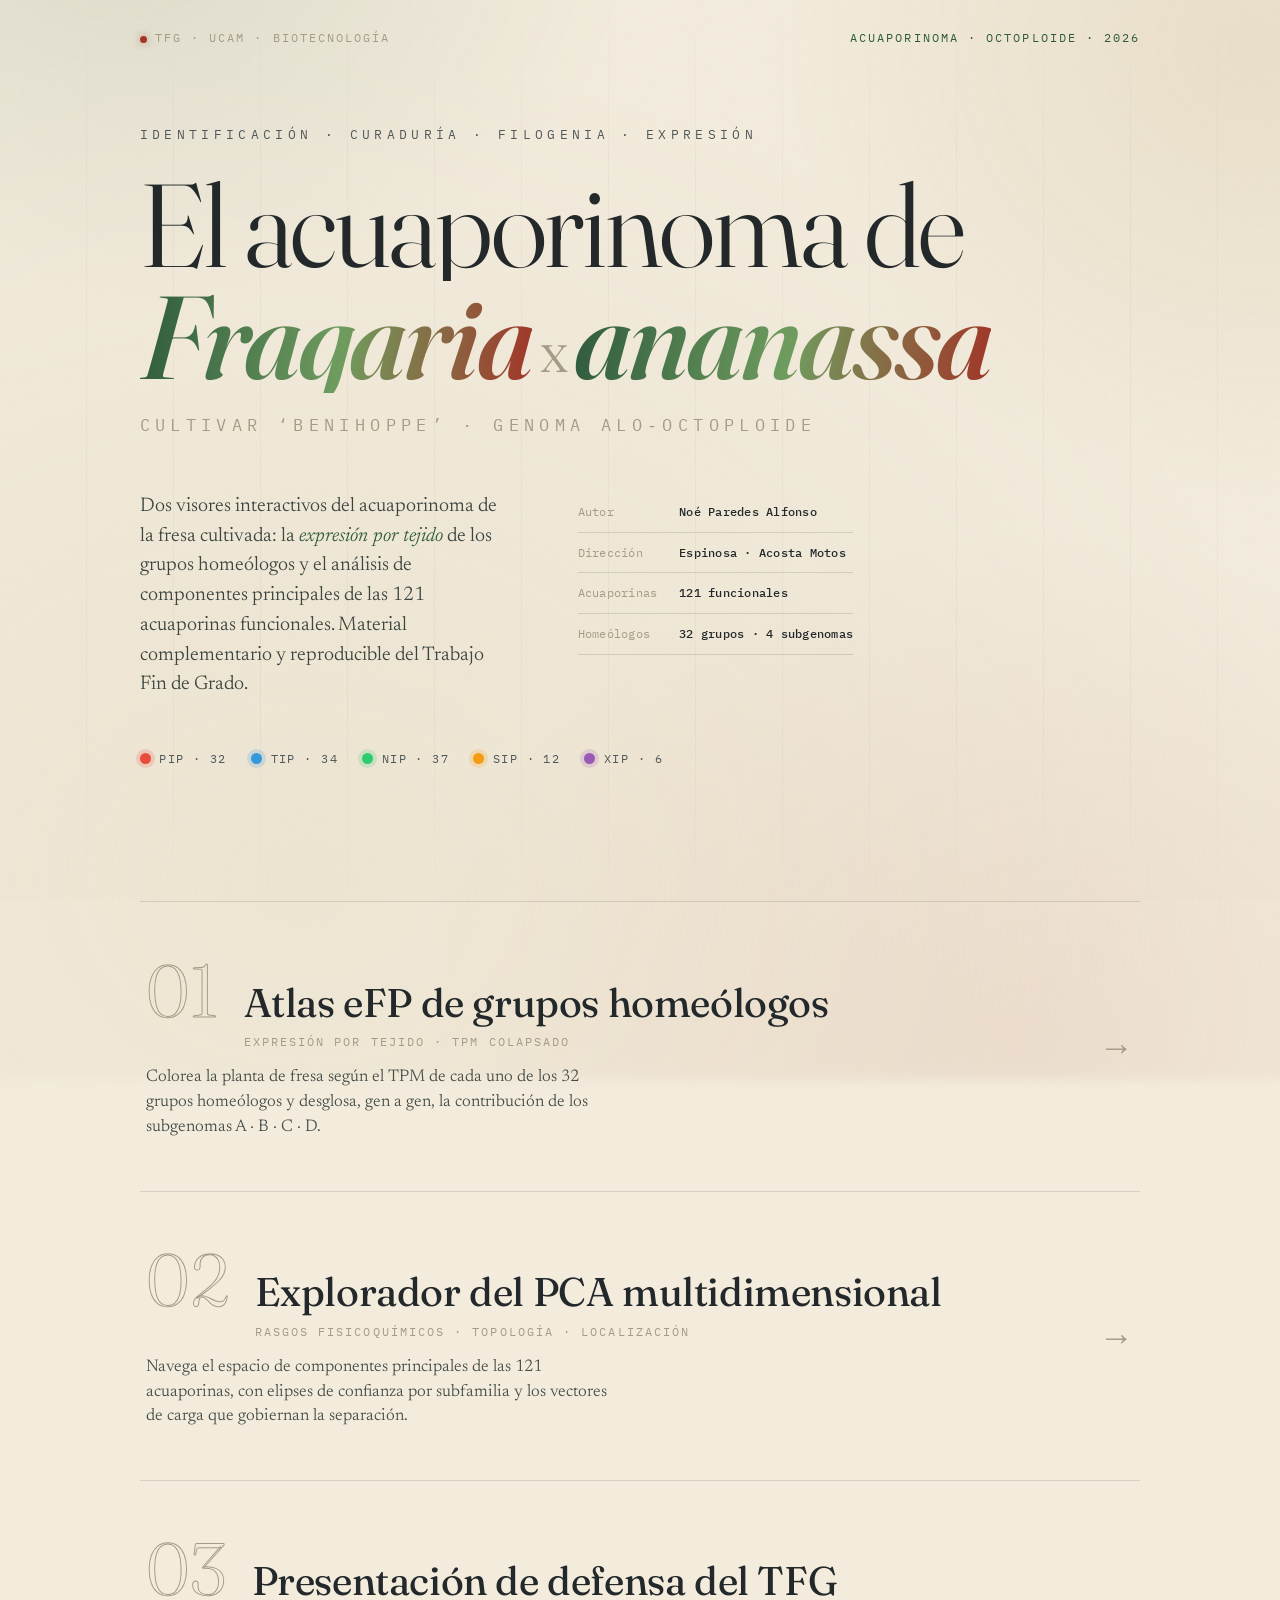
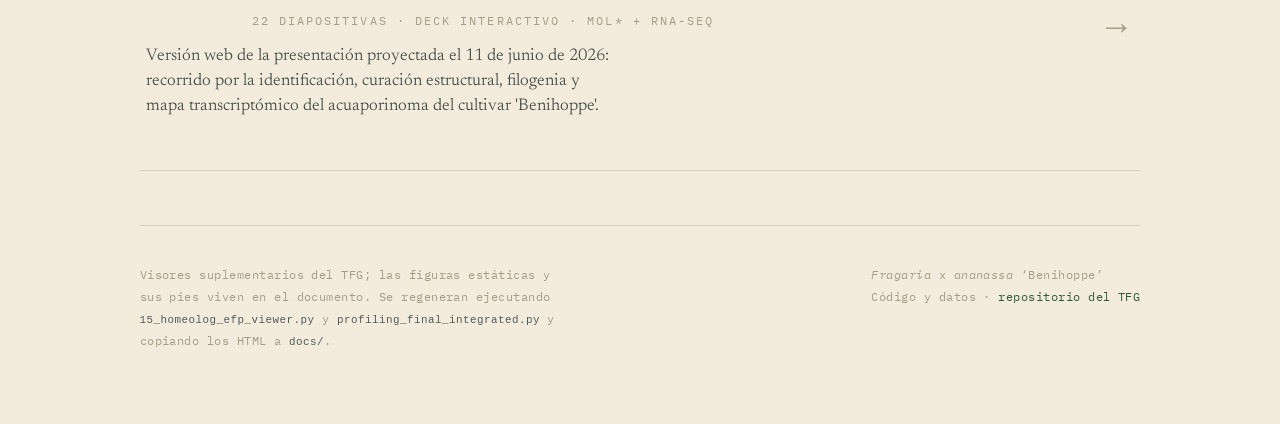
<file: docs/index.html>
<!DOCTYPE html>
<html lang="es">
<head>
<meta charset="UTF-8">
<meta name="viewport" content="width=device-width, initial-scale=1.0">
<title>Acuaporinoma de Fragaria x ananassa — Visores interactivos del TFG</title>
<link rel="preconnect" href="https://fonts.googleapis.com">
<link rel="preconnect" href="https://fonts.gstatic.com" crossorigin>
<link href="https://fonts.googleapis.com/css2?family=Fraunces:ital,opsz,wght@0,9..144,300..900;1,9..144,300..900&family=IBM+Plex+Mono:ital,wght@0,400;0,500;0,600;1,400&family=Newsreader:ital,opsz,wght@0,6..72,300..500;1,6..72,300..420&display=swap" rel="stylesheet">
<style>
  :root{
    --paper:#F3ECDD;        /* marfil */
    --paper2:#EBE2CE;
    --surface:#FBF7EE;
    --ink:#23282a;
    --ink2:#51595a;
    --faint:#a59c87;
    --line:rgba(60,66,52,.16);
    --green:#2E5A3E;        /* verde botanico */
    --green2:#4a7d57;
    --berry:#A23528;        /* fresa academica, sin neon */
    --gold:#9c7322;
    --pip:#E74C3C;--tip:#3498DB;--nip:#2ECC71;--sip:#F39C12;--xip:#9B59B6;
    --display:'Fraunces',Georgia,serif;
    --mono:'IBM Plex Mono',ui-monospace,monospace;
    --read:'Newsreader',Georgia,serif;
  }
  *{margin:0;padding:0;box-sizing:border-box}
  html{scroll-behavior:smooth}
  body{
    font-family:var(--read);
    background:var(--paper);
    color:var(--ink);
    -webkit-font-smoothing:antialiased;
    overflow-x:hidden;position:relative;min-height:100vh;
  }

  /* ---- Atmosphere: soft botanical caustics on ivory ---- */
  .field{position:fixed;inset:-20% -10%;z-index:0;pointer-events:none;
    background:
      radial-gradient(54% 46% at 16% 10%, rgba(46,90,62,.10), transparent 62%),
      radial-gradient(48% 56% at 90% 18%, rgba(156,115,34,.10), transparent 64%),
      radial-gradient(64% 64% at 74% 96%, rgba(162,53,40,.08), transparent 62%),
      radial-gradient(90% 90% at 28% 84%, rgba(235,226,206,.7), transparent 72%);
    filter:blur(6px);
    animation:drift 24s ease-in-out infinite alternate;
  }
  @keyframes drift{0%{transform:translate3d(0,0,0) scale(1)}100%{transform:translate3d(-3%,2%,0) scale(1.07)}}
  /* Vertical "channel" hairlines through the membrane */
  .channels{position:fixed;inset:0;z-index:0;pointer-events:none;opacity:.6;
    background-image:repeating-linear-gradient(90deg,
      transparent 0, transparent 86px,
      rgba(60,66,52,.06) 86px, rgba(60,66,52,.06) 87px);
    mask-image:linear-gradient(180deg,transparent,#000 16%,#000 84%,transparent);
  }
  .grain{position:fixed;inset:0;z-index:1;pointer-events:none;opacity:.04;mix-blend-mode:multiply;
    background-image:url("data:image/svg+xml,%3Csvg xmlns='http://www.w3.org/2000/svg' width='160' height='160'%3E%3Cfilter id='n'%3E%3CfeTurbulence type='fractalNoise' baseFrequency='0.9' numOctaves='2' stitchTiles='stitch'/%3E%3C/filter%3E%3Crect width='100%25' height='100%25' filter='url(%23n)'/%3E%3C/svg%3E");}

  .wrap{position:relative;z-index:2;max-width:1180px;margin:0 auto;padding:0 7vw}

  .top{display:flex;justify-content:space-between;align-items:center;
    padding:30px 0 0;font-family:var(--mono);font-size:.72rem;
    letter-spacing:.18em;text-transform:uppercase;color:var(--faint)}
  .top .tag{color:var(--green)}
  .top .dot{display:inline-block;width:7px;height:7px;border-radius:50%;
    background:var(--berry);box-shadow:0 0 8px -1px var(--berry);margin-right:8px;
    vertical-align:middle;animation:pulse 2.6s ease-in-out infinite}
  @keyframes pulse{0%,100%{opacity:1}50%{opacity:.3}}

  .hero{padding:9vh 0 7vh;position:relative}
  .kicker{font-family:var(--mono);font-size:.8rem;letter-spacing:.34em;
    text-transform:uppercase;color:var(--ink2);margin-bottom:26px;
    opacity:0;animation:rise .9s .1s both}
  h1{font-family:var(--display);font-weight:330;line-height:.95;
    letter-spacing:-.02em;font-size:clamp(2.9rem,9.2vw,7.4rem);font-optical-sizing:auto}
  h1 .l{display:block;overflow:hidden}
  h1 .l > span{display:block;opacity:0;animation:rise 1s both}
  h1 .l:nth-child(1)>span{animation-delay:.18s}
  h1 .l:nth-child(2)>span{animation-delay:.30s}
  h1 .it{font-style:italic;font-weight:560;
    background:linear-gradient(96deg,var(--green),#6f9c5e 52%,var(--berry));
    -webkit-background-clip:text;background-clip:text;color:transparent}
  h1 .x{font-style:normal;font-weight:300;color:var(--faint);
    font-size:.5em;vertical-align:.12em;margin:0 .14em}
  .cv{display:block;font-family:var(--mono);font-weight:400;
    font-size:clamp(.8rem,1.7vw,1.05rem);letter-spacing:.32em;text-transform:uppercase;
    color:var(--faint);margin-top:1.6rem;opacity:0;animation:rise 1s .46s both}

  .belt{display:flex;flex-wrap:wrap;gap:2rem 4rem;margin-top:3.6rem;
    align-items:flex-start;opacity:0;animation:rise 1s .6s both}
  .lede{font-family:var(--read);font-weight:360;font-size:1.24rem;line-height:1.5;
    max-width:34ch;color:#3b443f}
  .lede em{font-style:italic;color:var(--green)}
  .facts{font-family:var(--mono);font-size:.78rem;line-height:1.9;color:var(--ink2);letter-spacing:.02em}
  .facts b{color:var(--ink);font-weight:500}
  .facts .row{display:flex;gap:1.1rem;border-bottom:1px solid var(--line);padding:.5rem 0;min-width:260px}
  .facts .k{color:var(--faint);width:12ch;flex:none}

  .mol{display:flex;flex-wrap:wrap;gap:1.5rem;margin-top:3.2rem;
    font-family:var(--mono);font-size:.74rem;letter-spacing:.12em;color:var(--ink2);
    opacity:0;animation:rise 1s .78s both}
  .mol i{font-style:normal;display:inline-flex;align-items:center;gap:.55rem}
  .mol i::before{content:"";width:11px;height:11px;border-radius:50%;
    background:var(--c);box-shadow:0 0 0 4px color-mix(in srgb,var(--c) 18%,transparent);
    animation:glow 2.6s ease-in-out infinite}
  .mol i:nth-child(2)::before{animation-delay:.5s}
  .mol i:nth-child(3)::before{animation-delay:1s}
  .mol i:nth-child(4)::before{animation-delay:1.5s}
  .mol i:nth-child(5)::before{animation-delay:2s}
  @keyframes glow{
    0%,100%{box-shadow:0 0 0 4px color-mix(in srgb,var(--c) 18%,transparent),0 0 5px -1px var(--c);transform:scale(1)}
    50%{box-shadow:0 0 0 7px color-mix(in srgb,var(--c) 7%,transparent),0 0 13px 1px var(--c);transform:scale(1.18)}
  }

  .plates{margin:8vh 0 4vh;border-top:1px solid var(--line)}
  .plate{display:grid;grid-template-columns:minmax(0,1fr) auto;align-items:center;gap:2rem;
    padding:3.2rem .4rem;text-decoration:none;color:inherit;
    border-bottom:1px solid var(--line);position:relative;isolation:isolate}
  .plate::before{content:"";position:absolute;inset:0;z-index:-1;
    background:linear-gradient(90deg,rgba(46,90,62,.10),rgba(46,90,62,.03) 45%,transparent 75%);
    transform:scaleX(0);transform-origin:left;transition:transform .6s cubic-bezier(.2,.8,.2,1)}
  .plate:hover::before{transform:scaleX(1)}
  .pl-head{display:flex;align-items:baseline;gap:1.6rem;flex-wrap:wrap}
  .num{font-family:var(--display);font-weight:300;font-size:clamp(2.4rem,6vw,4.6rem);line-height:1;
    color:transparent;-webkit-text-stroke:1px var(--faint);
    transition:-webkit-text-stroke-color .4s,color .4s,transform .5s cubic-bezier(.2,.8,.2,1)}
  .plate:hover .num{color:var(--green);-webkit-text-stroke-color:var(--green);transform:translateX(6px)}
  .pl-title{font-family:var(--display);font-weight:440;letter-spacing:-.01em;
    font-size:clamp(1.5rem,3.4vw,2.5rem);line-height:1.04}
  .pl-meta{font-family:var(--mono);font-size:.72rem;letter-spacing:.18em;text-transform:uppercase;
    color:var(--faint);margin-top:.7rem}
  .pl-desc{font-family:var(--read);font-weight:360;font-size:1.06rem;line-height:1.46;
    color:#444c47;max-width:52ch;margin-top:1rem}
  .arrow{font-family:var(--display);font-size:2.2rem;color:var(--faint);
    transition:color .4s,transform .5s cubic-bezier(.2,.8,.2,1);justify-self:end}
  .plate:hover .arrow{color:var(--berry);transform:translate(8px,-2px)}

  .colophon{margin:6vh 0 0;padding:2.4rem 0 8vh;border-top:1px solid var(--line);
    display:flex;flex-wrap:wrap;justify-content:space-between;gap:1.4rem;
    font-family:var(--mono);font-size:.74rem;color:var(--faint);letter-spacing:.04em}
  .colophon p{max-width:60ch;line-height:1.85}
  .colophon code{color:var(--ink2);font-size:.92em}
  .colophon a{color:var(--green);text-decoration:none;border-bottom:1px solid transparent;transition:border-color .3s}
  .colophon a:hover{border-color:var(--green)}

  @keyframes rise{from{opacity:0;transform:translateY(22px)}to{opacity:1;transform:none}}

  @media (max-width:720px){
    .plate{grid-template-columns:1fr;gap:1.2rem}
    .arrow{justify-self:start}
    .belt{gap:2.2rem}
  }
  @media (prefers-reduced-motion:reduce){
    *{animation:none!important;transition:none!important}
    .plate::before{transform:scaleX(1);opacity:.4}
  }
</style>
</head>
<body>
<div class="field"></div>
<div class="channels"></div>
<div class="grain"></div>

<div class="wrap">

  <div class="top">
    <span><span class="dot"></span>TFG · UCAM · Biotecnología</span>
    <span class="tag">Acuaporinoma · Octoploide · 2026</span>
  </div>

  <header class="hero">
    <div class="kicker">Identificación · Curaduría · Filogenia · Expresión</div>
    <h1>
      <span class="l"><span>El acuaporinoma de</span></span>
      <span class="l"><span><span class="it">Fragaria</span><span class="x">x</span><span class="it">ananassa</span></span></span>
      <span class="cv">cultivar &lsquo;Benihoppe&rsquo; &middot; genoma alo&#8209;octoploide</span>
    </h1>

    <div class="belt">
      <p class="lede">
        Dos visores interactivos del acuaporinoma de la fresa cultivada: la
        <em>expresión por tejido</em> de los grupos homeólogos y el análisis de
        componentes principales de las 121 acuaporinas funcionales. Material
        complementario y reproducible del Trabajo Fin de Grado.
      </p>
      <div class="facts">
        <div class="row"><span class="k">Autor</span><b>Noé Paredes Alfonso</b></div>
        <div class="row"><span class="k">Dirección</span><b>Espinosa · Acosta Motos</b></div>
        <div class="row"><span class="k">Acuaporinas</span><b>121 funcionales</b></div>
        <div class="row"><span class="k">Homeólogos</span><b>32 grupos · 4 subgenomas</b></div>
      </div>
    </div>

    <div class="mol">
      <i style="--c:var(--pip)">PIP &middot; 32</i>
      <i style="--c:var(--tip)">TIP &middot; 34</i>
      <i style="--c:var(--nip)">NIP &middot; 37</i>
      <i style="--c:var(--sip)">SIP &middot; 12</i>
      <i style="--c:var(--xip)">XIP &middot; 6</i>
    </div>
  </header>

  <nav class="plates">

    <a class="plate" href="efp_homeologos.html">
      <div>
        <div class="pl-head">
          <span class="num">01</span>
          <div>
            <div class="pl-title">Atlas eFP de grupos homeólogos</div>
            <div class="pl-meta">Expresión por tejido &middot; TPM colapsado</div>
          </div>
        </div>
        <p class="pl-desc">
          Colorea la planta de fresa según el TPM de cada uno de los 32 grupos
          homeólogos y desglosa, gen a gen, la contribución de los subgenomas
          A · B · C · D.
        </p>
      </div>
      <span class="arrow">&rarr;</span>
    </a>

    <a class="plate" href="pca_interactivo.html">
      <div>
        <div class="pl-head">
          <span class="num">02</span>
          <div>
            <div class="pl-title">Explorador del PCA multidimensional</div>
            <div class="pl-meta">Rasgos fisicoquímicos · topología · localización</div>
          </div>
        </div>
        <p class="pl-desc">
          Navega el espacio de componentes principales de las 121 acuaporinas,
          con elipses de confianza por subfamilia y los vectores de carga que
          gobiernan la separación.
        </p>
      </div>
      <span class="arrow">&rarr;</span>
    </a>

    <a class="plate" href="defensa/">
      <div>
        <div class="pl-head">
          <span class="num">03</span>
          <div>
            <div class="pl-title">Presentación de defensa del TFG</div>
            <div class="pl-meta">22 diapositivas · deck interactivo · Mol* + RNA-seq</div>
          </div>
        </div>
        <p class="pl-desc">
          Versión web de la presentación proyectada el 11 de junio de 2026:
          recorrido por la identificación, curación estructural, filogenia
          y mapa transcriptómico del acuaporinoma del cultivar 'Benihoppe'.
        </p>
      </div>
      <span class="arrow">&rarr;</span>
    </a>

  </nav>

  <footer class="colophon">
    <p>
      Visores suplementarios del TFG; las figuras estáticas y sus pies viven en
      el documento. Se regeneran ejecutando
      <code>15_homeolog_efp_viewer.py</code> y
      <code>profiling_final_integrated.py</code> y copiando los HTML a
      <code>docs/</code>.
    </p>
    <p>
      <i>Fragaria</i> x <i>ananassa</i> &lsquo;Benihoppe&rsquo;<br>
      Código y datos &middot; <a href="https://github.com/Paredes0/tfg-aquaporinas">repositorio del TFG</a>
    </p>
  </footer>

</div>
</body>
</html>
</file>
